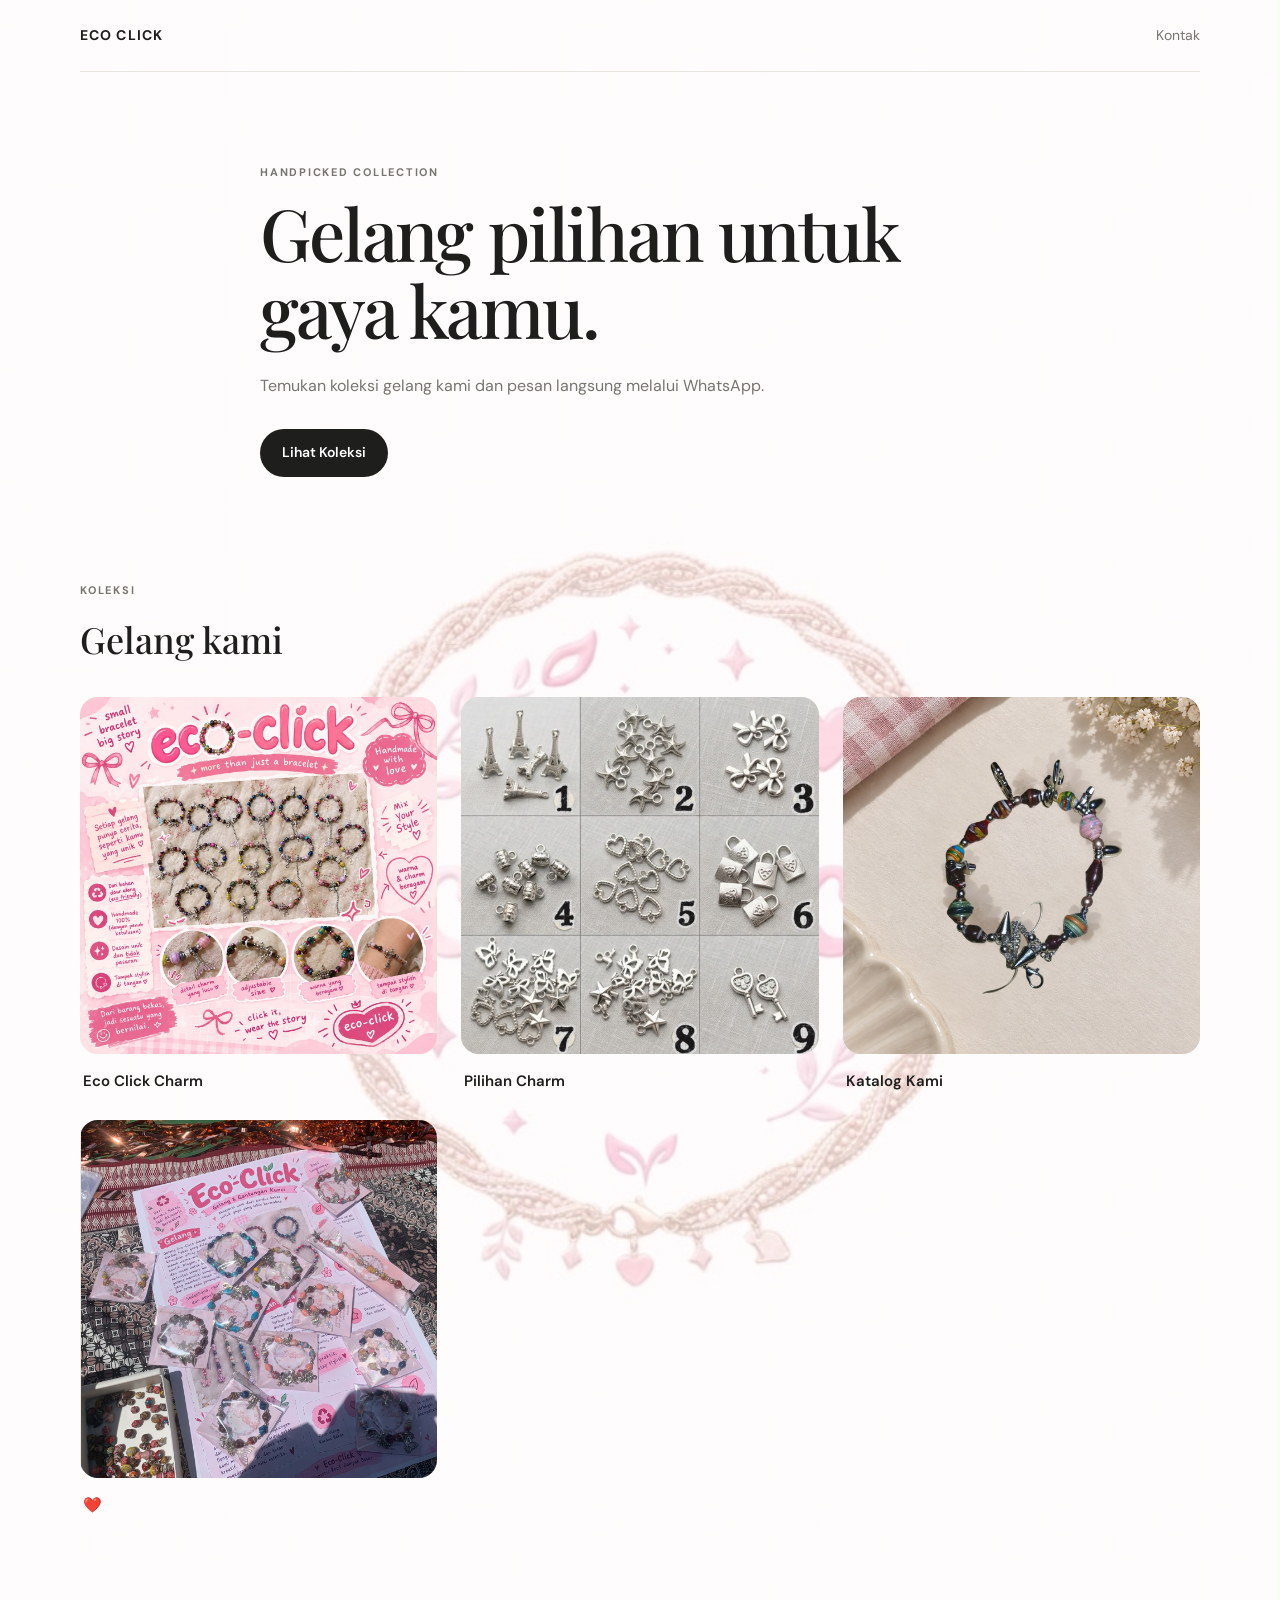
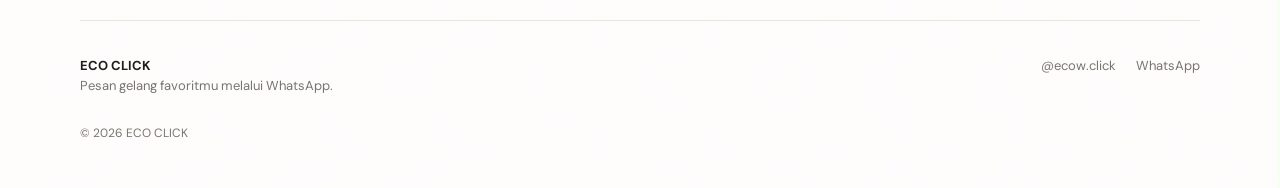
<file: index.html>
<!DOCTYPE html>
<html lang="id">
<head>
  <meta charset="UTF-8">
  <meta name="viewport" content="width=device-width, initial-scale=1.0">
  <meta name="description" content="Koleksi gelang">
  <title>eco click | Koleksi Gelang</title>
  <link rel="stylesheet" href="style.css">
</head>
<body>
  <header class="header">
    <a href="index.html" class="brand">nama toko</a>
    <a href="#kontak" class="nav-contact">Kontak</a>
  </header>

  <main>
    <section class="hero">
      <p class="eyebrow">HANDPICKED COLLECTION</p>
      <h1>Gelang pilihan untuk gaya kamu.</h1>
      <p class="hero-text">Temukan koleksi gelang kami dan pesan langsung melalui WhatsApp.</p>
      <a href="#koleksi" class="primary-btn">Lihat Koleksi</a>
    </section>

    <section id="koleksi" class="collection">
      <div class="section-heading">
        <p class="eyebrow">KOLEKSI</p>
        <h2>Gelang kami</h2>
      </div>
      <div id="productGrid" class="product-grid"></div>
    </section>
  </main>

  <footer id="kontak" class="footer">
    <div>
      <strong id="footerStoreName">NAMA TOKO</strong>
      <p>Pesan gelang favoritmu melalui WhatsApp.</p>
    </div>
    <div class="footer-links">
      <a id="instagramLink" href="#" target="_blank" rel="noopener">@username</a>
      <a id="whatsappLink" href="#" target="_blank" rel="noopener">WhatsApp</a>
    </div>
    <p class="copyright">© <span id="year"></span> NAMA TOKO</p>
  </footer>

  <script src="script.js"></script>
</body>
</html>
</file>
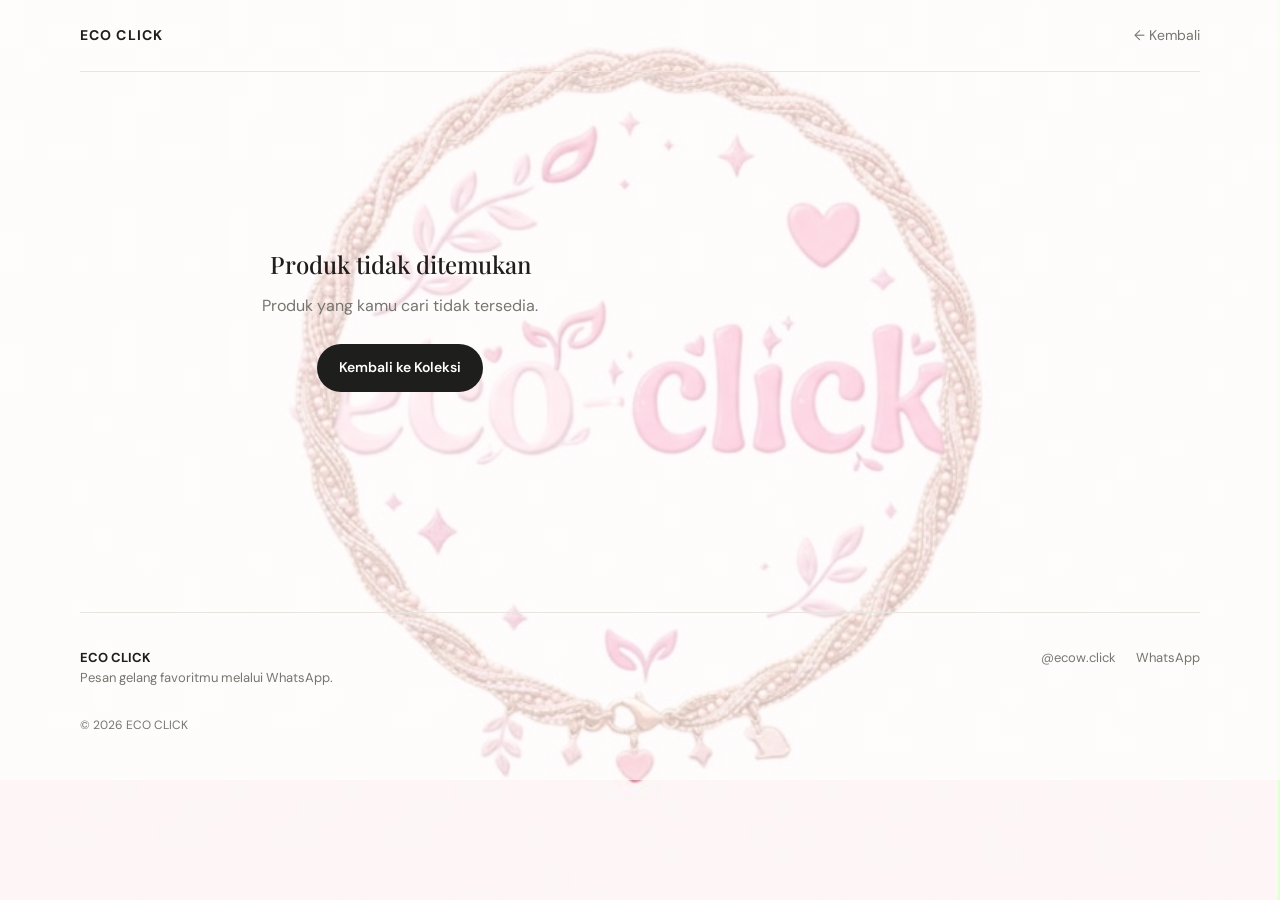
<file: detail.html>
<!DOCTYPE html>
<html lang="id">
<head>
  <meta charset="UTF-8">
  <meta name="viewport" content="width=device-width, initial-scale=1.0">
  <meta name="description" content="Detail produk gelang">
  <title>Detail Produk | Nama Toko</title>
  <link rel="stylesheet" href="style.css">
</head>
<body>
  <header class="header">
    <a href="index.html" class="brand">NAMA TOKO</a>
    <a href="index.html" class="back-link">← Kembali</a>
  </header>

  <main>
    <section id="productDetail" class="product-detail"></section>
  </main>

  <footer class="footer">
    <div>
      <strong id="footerStoreName">NAMA TOKO</strong>
      <p>Pesan gelang favoritmu melalui WhatsApp.</p>
    </div>
    <div class="footer-links">
      <a id="instagramLink" href="#" target="_blank" rel="noopener">@username</a>
      <a id="whatsappLink" href="#" target="_blank" rel="noopener">WhatsApp</a>
    </div>
    <p class="copyright">© <span id="year"></span> NAMA TOKO</p>
  </footer>

  <script src="script.js"></script>
</body>
</html>
</file>
<file: style.css>
@import url('https://fonts.googleapis.com/css2?family=DM+Sans:wght@400;500;600;700&family=Playfair+Display:wght@500;600&display=swap');

:root {
  --bg: #faf9f6;
  --surface: #ffffff;
  --text: #1e1e1c;
  --muted: #77756f;
  --line: #e8e5de;
  --accent: #1e1e1c;
  --radius: 18px;
}

* {
  box-sizing: border-box;
  margin: 0;
  padding: 0;
}

html {
  scroll-behavior: smooth;
}

body {
  background:
    linear-gradient(
      rgba(255, 255, 255, 0.65),
      rgba(255, 255, 255, 0.65)
    ),
    url("./homeBG.JPG");

  background-size: cover;
  background-position: center;
  background-repeat: no-repeat;
  background-attachment: scroll;

  color: var(--text);
  font-family: "DM Sans", sans-serif;
  line-height: 1.6;
}

a {
  color: inherit;
  text-decoration: none;
}

.header {
  width: min(1120px, calc(100% - 40px));
  margin: auto;
  min-height: 72px;
  display: flex;
  align-items: center;
  justify-content: space-between;
  border-bottom: 1px solid var(--line);
}

.brand {
  font-size: 14px;
  font-weight: 700;
  letter-spacing: .08em;
}

.nav-contact,
.back-link {
  font-size: 14px;
  color: var(--muted);
}

.hero {
  width: min(760px, calc(100% - 40px));
  margin: 0 auto;
  padding: 92px 0 105px;
}

.eyebrow {
  font-size: 11px;
  font-weight: 700;
  letter-spacing: .16em;
  color: var(--muted);
  margin-bottom: 12px;
}






.hero h1,
.detail-content h1,
.not-found h1 {
  font-family: "Playfair Display", serif;
  font-weight: 500;
  line-height: 1.08;
}

.hero h1 {
  max-width: 700px;
  font-size: clamp(42px, 7vw, 72px);
  letter-spacing: -.03em;
}

.hero-text {
  max-width: 540px;
  margin: 24px 0 30px;
  color: var(--muted);
  font-size: 16px;
}

.primary-btn,
.whatsapp-btn {
  display: inline-flex;
  align-items: center;
  justify-content: center;
  min-height: 48px;
  padding: 0 22px;
  border-radius: 999px;
  background: var(--accent);
  color: white;
  font-size: 14px;
  font-weight: 600;
  transition: transform .2s ease, opacity .2s ease;
}

.primary-btn:hover,
.whatsapp-btn:hover {
  transform: translateY(-2px);
  opacity: .9;
}

.collection {
  width: min(1120px, calc(100% - 40px));
  margin: 0 auto;
  padding-bottom: 100px;
}

.section-heading {
  margin-bottom: 28px;
}

.section-heading h2 {
  font-family: "Playfair Display", serif;
  font-size: 36px;
  font-weight: 500;
}

.product-grid {
  display: grid;
  grid-template-columns: repeat(3, 1fr);
  gap: 24px;
}

.product-card {
  display: block;
}

.product-image-wrap {
  aspect-ratio: 1 / 1;
  overflow: hidden;
  border-radius: var(--radius);
  background: #eeeae2;
}

.product-image {
  width: 100%;
  height: 100%;
  object-fit: contain;
  object-position: center;
  display: block;
  transition: transform .35s ease;
}

.product-card:hover .product-image {
  transform: scale(1.03);
}

.product-info {
  padding: 15px 3px 0;
}

.product-info h3 {
  font-size: 15px;
  font-weight: 600;
}

.product-info p {
  margin-top: 3px;
  color: var(--muted);
  font-size: 14px;
}

.product-detail {
  width: min(1000px, calc(100% - 40px));
  margin: 0 auto;
  padding: 60px 0 100px;
  display: grid;
  grid-template-columns: minmax(0, 1fr) minmax(320px, .8fr);
  gap: 64px;
  align-items: start;
}

.detail-image-wrap {
  border-radius: var(--radius);
  overflow: hidden;
  background: #eeeae2;
}

.detail-image {
  width: 100%;
  display: block;
  aspect-ratio: 1 / 1;
  object-fit: contain;
  object-position: center;
}

.detail-content {
  padding-top: 20px;
}

.detail-content h1 {
  font-size: clamp(38px, 5vw, 56px);
}

.detail-price {
  margin-top: 12px;
  font-size: 19px;
  font-weight: 600;
}

.divider {
  height: 1px;
  background: var(--line);
  margin: 28px 0;
}

.detail-description {
  color: var(--muted);
  font-size: 15px;
}

.contact-box {
  margin-top: 36px;
  padding: 22px;
  background: var(--surface);
  border: 1px solid var(--line);
  border-radius: var(--radius);
}

.contact-label {
  font-size: 12px;
  color: var(--muted);
  text-transform: uppercase;
  letter-spacing: .1em;
}

.contact-number {
  margin: 5px 0 17px;
  font-size: 15px;
  font-weight: 600;
}

.whatsapp-btn {
  width: 100%;
}

.not-found {
  width: min(700px, calc(100% - 40px));
  margin: auto;
  padding: 120px 0;
  text-align: center;
}

.not-found p {
  color: var(--muted);
  margin: 15px 0 25px;
}

.empty {
  color: var(--muted);
}

.footer {
  border-top: 1px solid var(--line);
  width: min(1120px, calc(100% - 40px));
  margin: auto;
  padding: 35px 0 45px;
  display: grid;
  grid-template-columns: 1fr auto;
  gap: 12px 40px;
  color: var(--muted);
  font-size: 13px;
}

.footer strong {
  color: var(--text);
}

.footer-links {
  display: flex;
  gap: 20px;
}

.footer-links a:hover {
  color: var(--text);
}

.copyright {
  grid-column: 1 / -1;
  margin-top: 15px;
  font-size: 12px;
}

@media (max-width: 760px) {
  .header {
    width: min(100% - 28px, 1120px);
  }

  .hero {
    width: min(100% - 28px, 760px);
    padding: 65px 0 75px;
  }

  .hero h1 {
    font-size: 45px;
  }

  .collection {
    width: min(100% - 28px, 1120px);
    padding-bottom: 75px;
  }

  .product-grid {
    grid-template-columns: repeat(2, minmax(0, 1fr));
    gap: 18px 12px;
  }

  .product-info {
    padding-top: 11px;
  }

  .product-info h3 {
    font-size: 14px;
  }

  .product-info p {
    font-size: 13px;
  }

  .product-detail {
    width: min(100% - 28px, 1000px);
    padding: 28px 0 70px;
    display: block;
  }

  .detail-content {
    padding-top: 30px;
  }

  .footer {
    width: min(100% - 28px, 1120px);
    grid-template-columns: 1fr;
  }

  .footer-links {
    margin-top: 10px;
  }
}


@media (max-width: 768px) {
  body {
    background-size: cover;
    background-position: center top;
    background-attachment: scroll;
  }
}


/* =========================
   PRODUCT IMAGE SLIDER
   ========================= */

.detail-gallery {
  width: 100%;
}

.gallery-main {
  position: relative;
  border-radius: var(--radius);
  overflow: hidden;
  background: #eeeae2;
}

.gallery-main .detail-image {
  width: 100%;
  aspect-ratio: 1 / 1;
  object-fit: contain;
  display: block;
}

.gallery-arrow {
  position: absolute;
  top: 50%;
  transform: translateY(-50%);
  z-index: 2;

  width: 42px;
  height: 42px;
  border: none;
  border-radius: 50%;

  background: rgba(255, 255, 255, 0.9);
  color: #1e1e1c;

  font-size: 30px;
  line-height: 1;
  cursor: pointer;

  display: flex;
  align-items: center;
  justify-content: center;

  transition: opacity .2s ease, transform .2s ease;
}

.gallery-arrow:hover {
  opacity: .8;
}

.gallery-prev {
  left: 15px;
}

.gallery-next {
  right: 15px;
}

.gallery-counter {
  text-align: center;
  margin-top: 10px;
  color: var(--muted);
  font-size: 13px;
}
</file>
